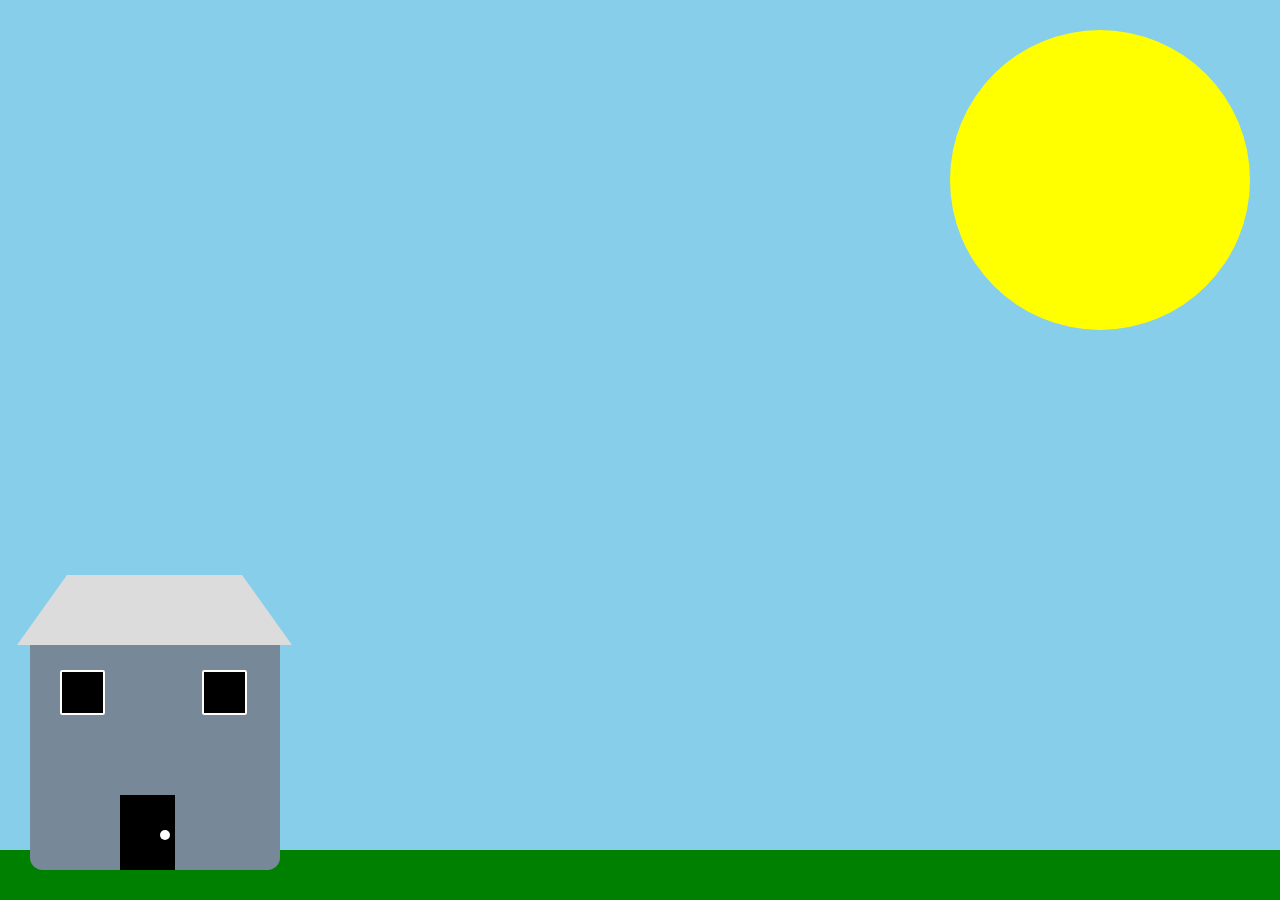
<file: art.html>
<!DOCTYPE html>
<html lang="en">
<head>
        <meta charset="UTF-8">
        <meta name="viewport" content="width=device-width, initial-scale=1.0">
        <title>Art</title>
        <link rel="stylesheet" href="css/art.css">
</head>
<body>
    <div class="sun"></div>
    <div class="square"></div>
    <div class="door"></div>
    <div class="knob"></div>
    <div class="roof"></div>
    <div class="window"></div>
    <div class="window_2"></div>
    <div class="grass"></div>
</body>
</html>
</file>
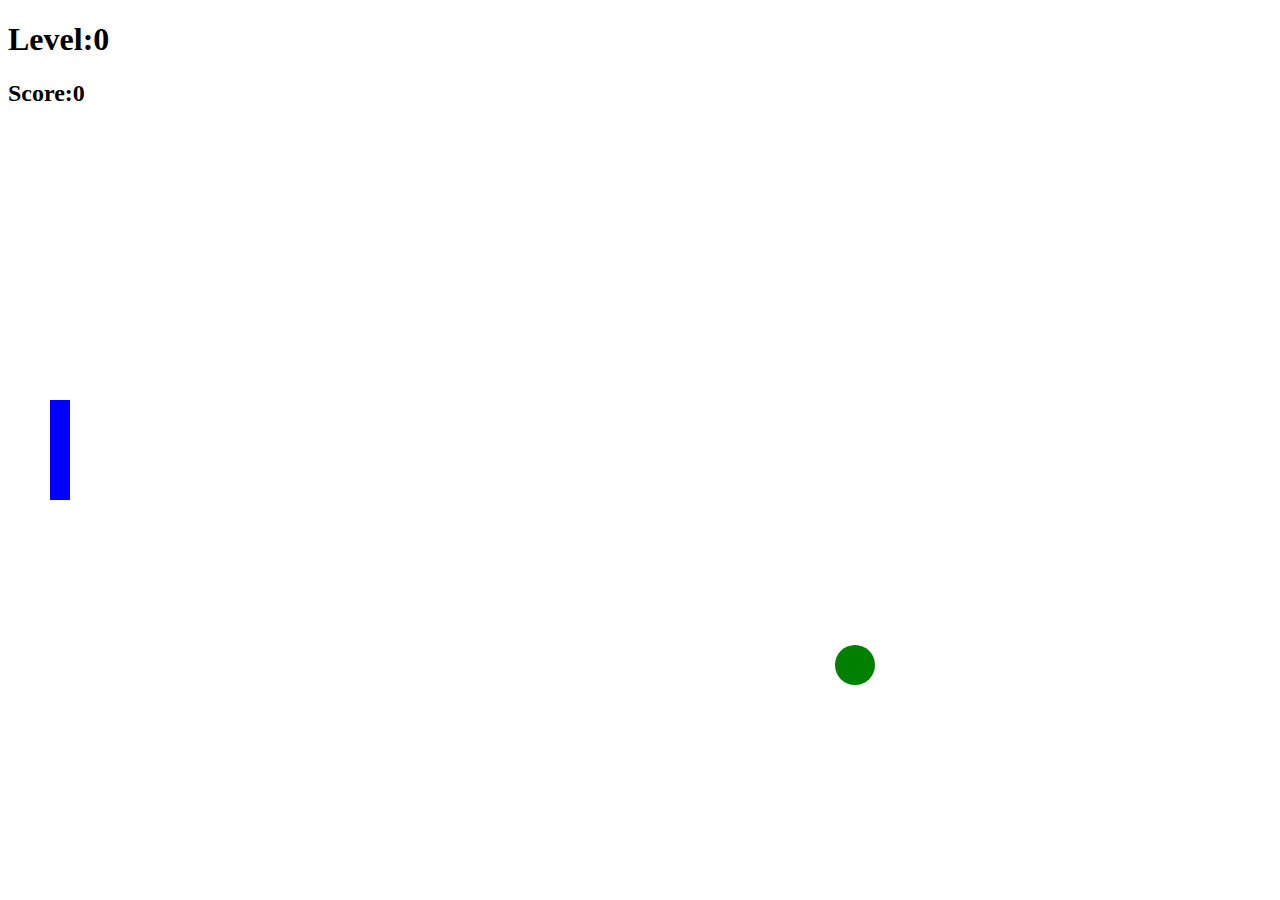
<file: ball.html>
<!DOCTYPE html>
<html lang="en">
<head>
    <meta charset="UTF-8">
    <meta name="viewport" content="width=device-width, initial-scale=1.0">
    <title>Ball</title>
    <link rel="stylesheet" href="css/ball.css">
</head>
<body>
    <script src="js/ball.js"></script>
    <div class="screen game-container" id="game-container">
        <h1 id="level" class="level">Level:0</h1>
        <h2 id="score" class="score">Score:0</h2>
    </div>
</body>
</html>
</file>
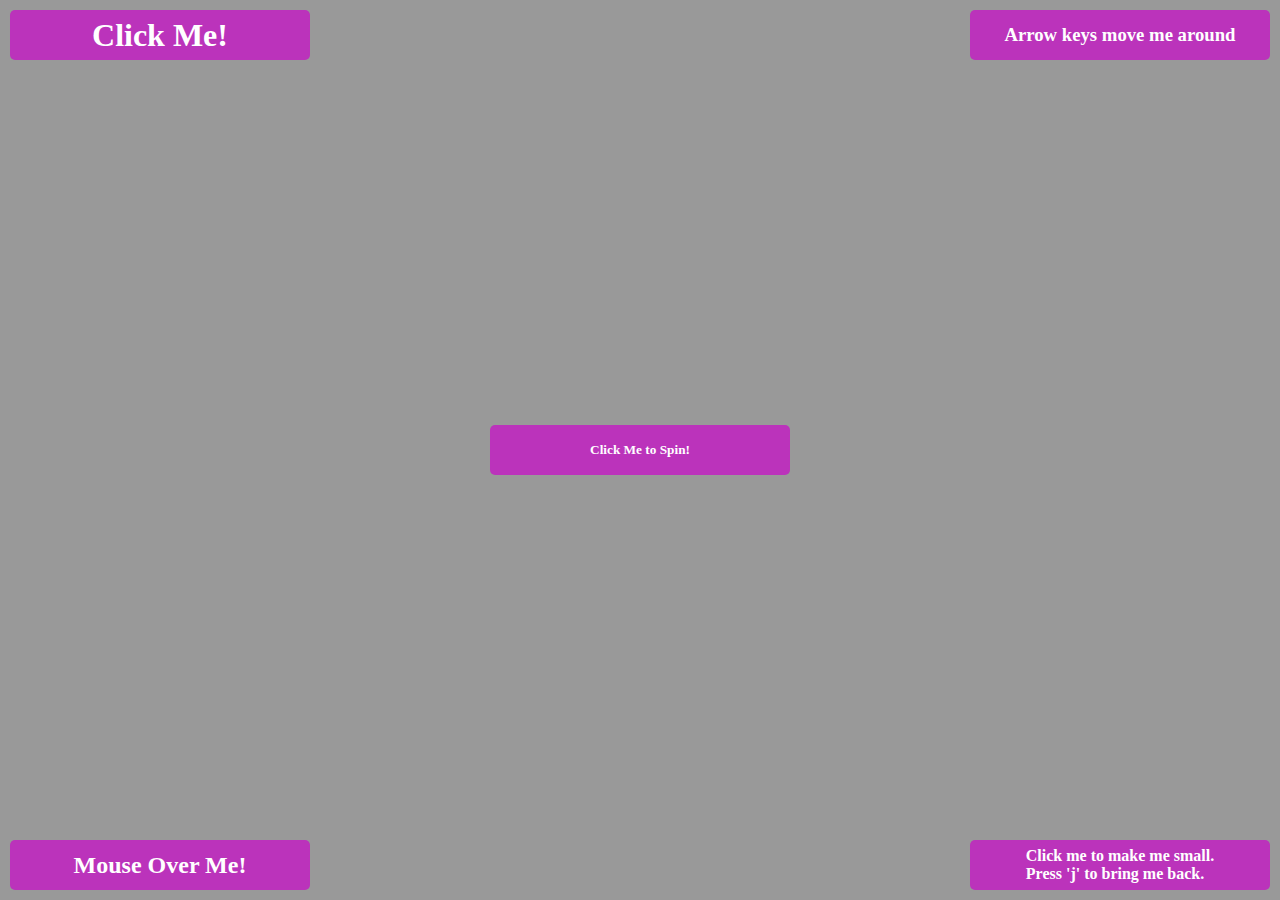
<file: event.html>
<!DOCTYPE html>
<html lang="en">
<head>
    <meta charset="UTF-8">
    <meta name="viewport" content="width=device-width, initial-scale=1.0">
    <title>Events</title>
    <link rel="stylesheet" href="css/event.css">
</head>
<body>
     <div class="box" id="element1">
        <h1>Click Me!</h1>
     </div>

     <div class="box" id="element2">
        <h2>Mouse Over Me!</h2>
     </div>

     <div class="box" id="element3">
        <h3>Arrow keys move me around</h3>
    </div>

    <div class="box" id="element4">
        <h4>Click me to make me small. <br> Press 'j' to bring me back.
        </h4>
    </div>

    <div class="box" id="element5">
        <h5>Click Me to Spin!</h5>
    </div>
    <script src="js/event.js"></script>
</body>
</html>
</file>
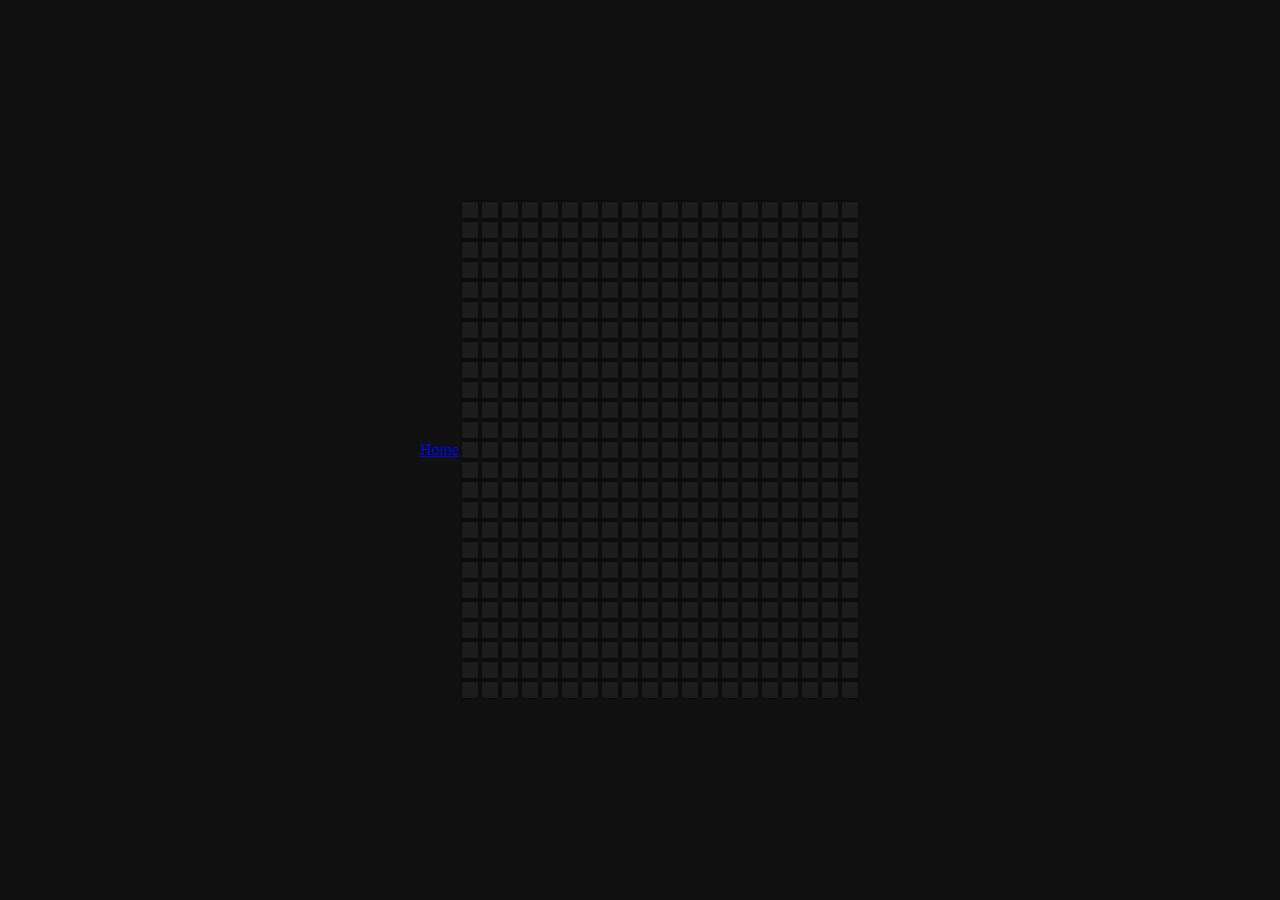
<file: hoverboard.html>
<!DOCTYPE html>
<html lang="en">
<head>
    <meta charset="UTF-8">
    <meta name="viewport" content="width=device-width, initial-scale=1.0">
    <title>Hoverboard</title>
    <link rel="stylesheet" href="css/hoverboard.css">
</head>
<body>
    <a href="index.html" class=home-btn>Home</a>
    <div class="container" id="container"></div>
    <script src="js/hoverboard.js"></script>
</body>
</html>
</file>
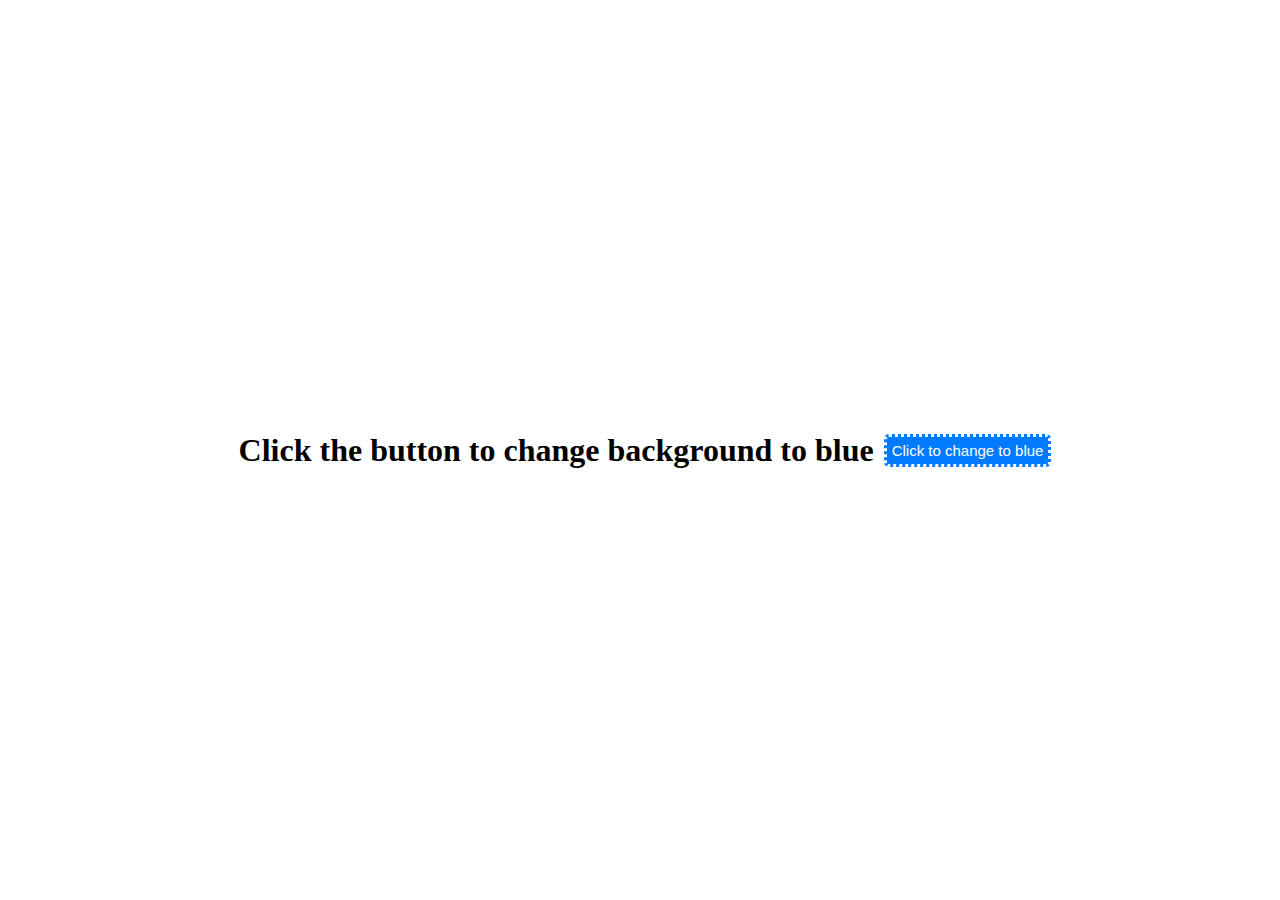
<file: interactive.html>
<!DOCTYPE html>
<html lang="en">
<head>
    <meta charset="UTF-8">
    <meta name="viewport" content="width=device-width, initial-scale=1.0">
    <title>Interactive</title>
    <link rel="stylesheet" href="css/interactive.css"
</head>
<body
    <div class="container">
        <h1>Click the button to change background to blue</h1>
        <button onclick="changeBackground()">Click to change to blue</button>
    </div>
    <script src="js/interactive.js"></script>
</body>
</html>
</file>
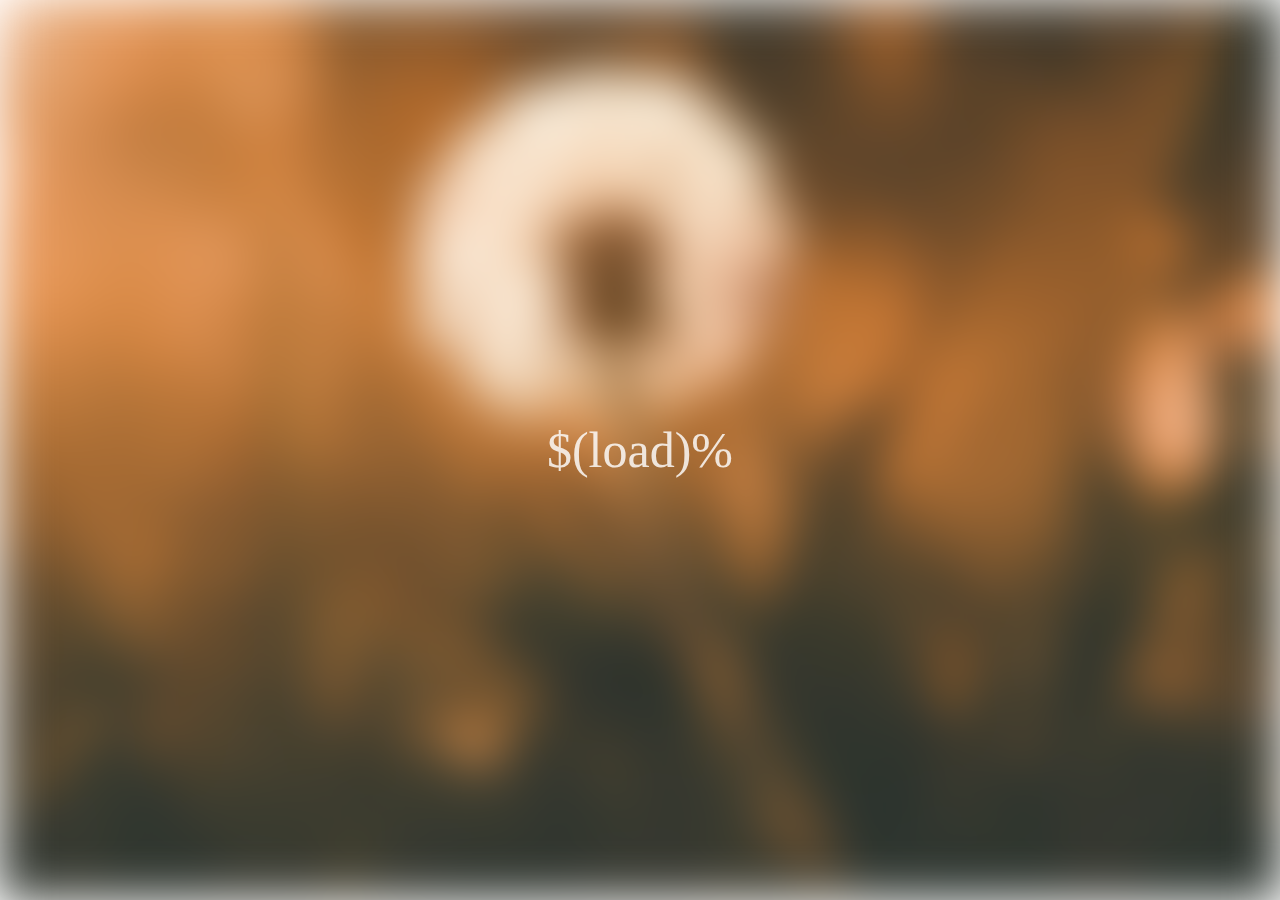
<file: loading.html>
<!DOCTYPE html>
<html lang="en">
    <head>
        <title>Loading</title>
        <link rel ="stylesheet" href="css/loading.css">
    </head>

    <body>
        <div class= "bg"></div>
        <div class="loading-text">0%</div>
    </body>

    <script src="js/loading.js"></script>
</html>
</file>
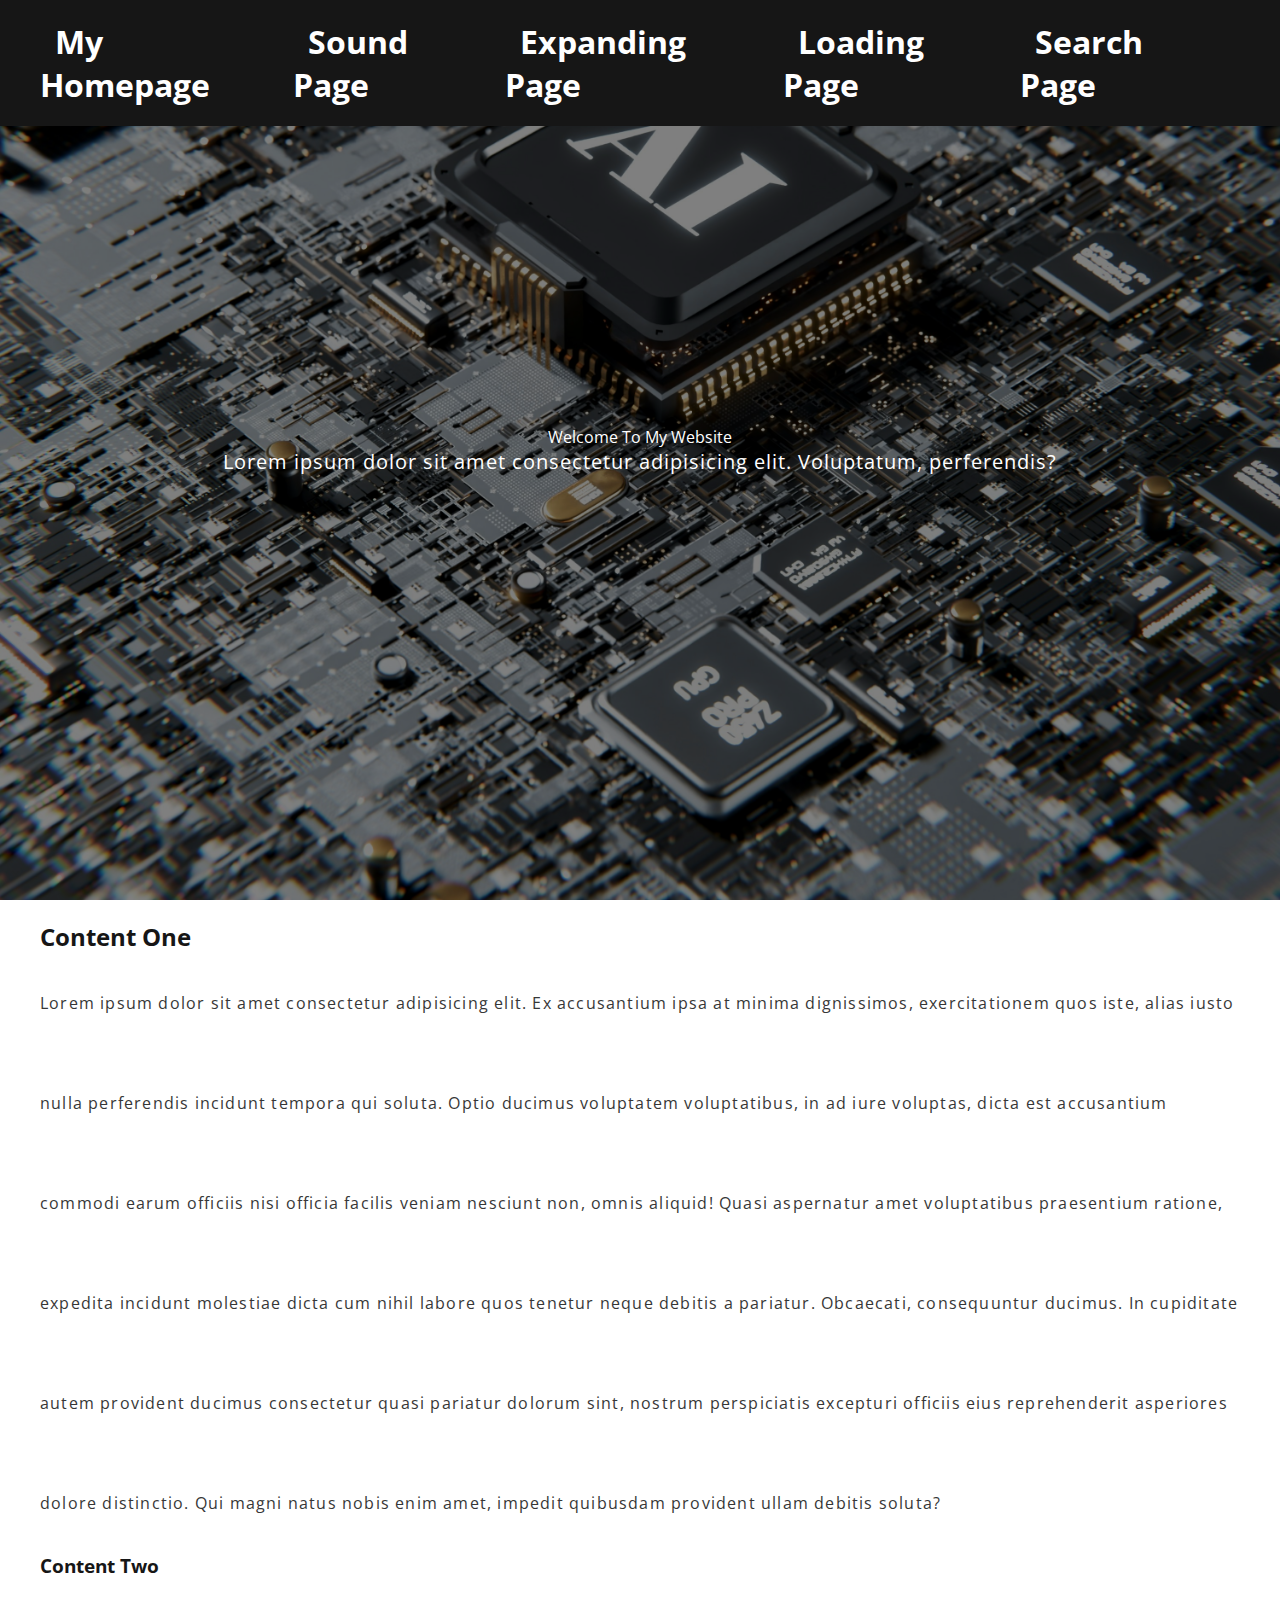
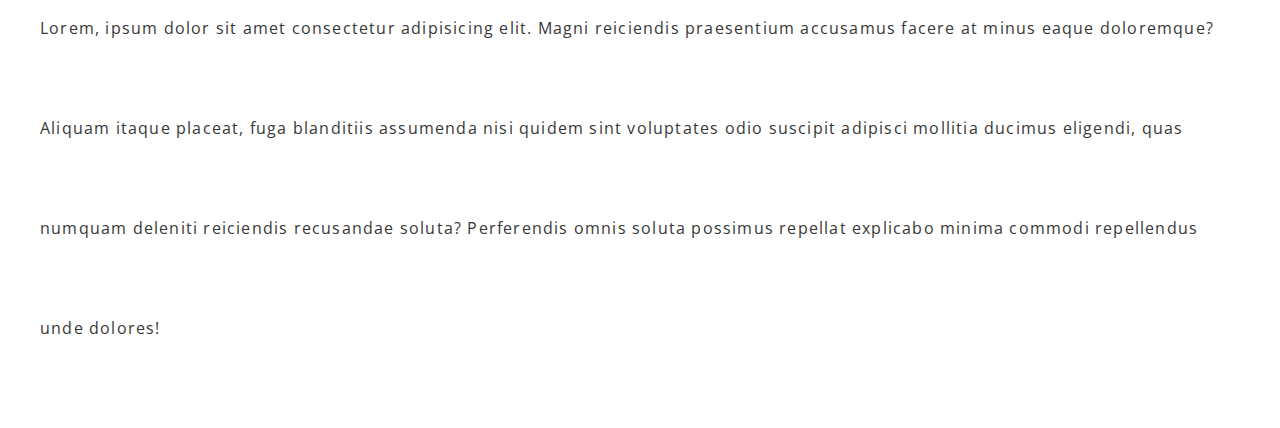
<file: nav.html>
<!DOCTYPE html>
<html lang="en">
    <head>
        <meta charset="UTF-8">
        <meta name="viewport" content="width=device-width, initial-scale=1.0">
        <title>Navigation</title>
        <link rel="stylesheet" href="css/nav.css"
</head>
<body>
    <nav class="nav">
        <div class="container">
            <h1 class="logo"><a href="index.html">My Homepage</a><h1>
            <ul>
                <li><a href="sound.html">Sound Page</a></li>
                <li><a href="expanding.html">Expanding Page</a></li>
                <li><a href="loading.html">Loading Page</a></li>
                <li><a href="search.html">Search Page</a></li>
            </ul>
        </div>
    </nav>
        <div class="hero">
            <div class="container"
                <h1>Welcome To My Website</h1>
                <p>Lorem ipsum dolor sit amet consectetur adipisicing elit. Voluptatum, perferendis?</p>
             </div>
        </div>

        <section class="container content">
            <h2>Content One</h2>
        <p>Lorem ipsum dolor sit amet consectetur adipisicing elit. Ex accusantium ipsa at minima dignissimos, exercitationem quos iste, alias iusto nulla perferendis incidunt tempora qui soluta. Optio ducimus voluptatem voluptatibus, in ad iure voluptas, dicta est accusantium commodi earum officiis nisi officia facilis veniam nesciunt non, omnis aliquid! Quasi aspernatur amet voluptatibus praesentium ratione, expedita incidunt molestiae dicta cum nihil labore quos tenetur neque debitis a pariatur. Obcaecati, consequuntur ducimus. In cupiditate autem provident ducimus consectetur quasi pariatur dolorum sint, nostrum perspiciatis excepturi officiis eius reprehenderit asperiores dolore distinctio. Qui magni natus nobis enim amet, impedit quibusdam provident ullam debitis soluta?</p>

        <h3>Content Two</h3>
        <p>Lorem, ipsum dolor sit amet consectetur adipisicing elit. Magni reiciendis praesentium accusamus facere at minus eaque doloremque? Aliquam itaque placeat, fuga blanditiis assumenda nisi quidem sint voluptates odio suscipit adipisci mollitia ducimus eligendi, quas numquam deleniti reiciendis recusandae soluta? Perferendis omnis soluta possimus repellat explicabo minima commodi repellendus unde dolores!</p>
        </section>
        <script src="js/nav.js"></script>
</body>
</html>
</file>
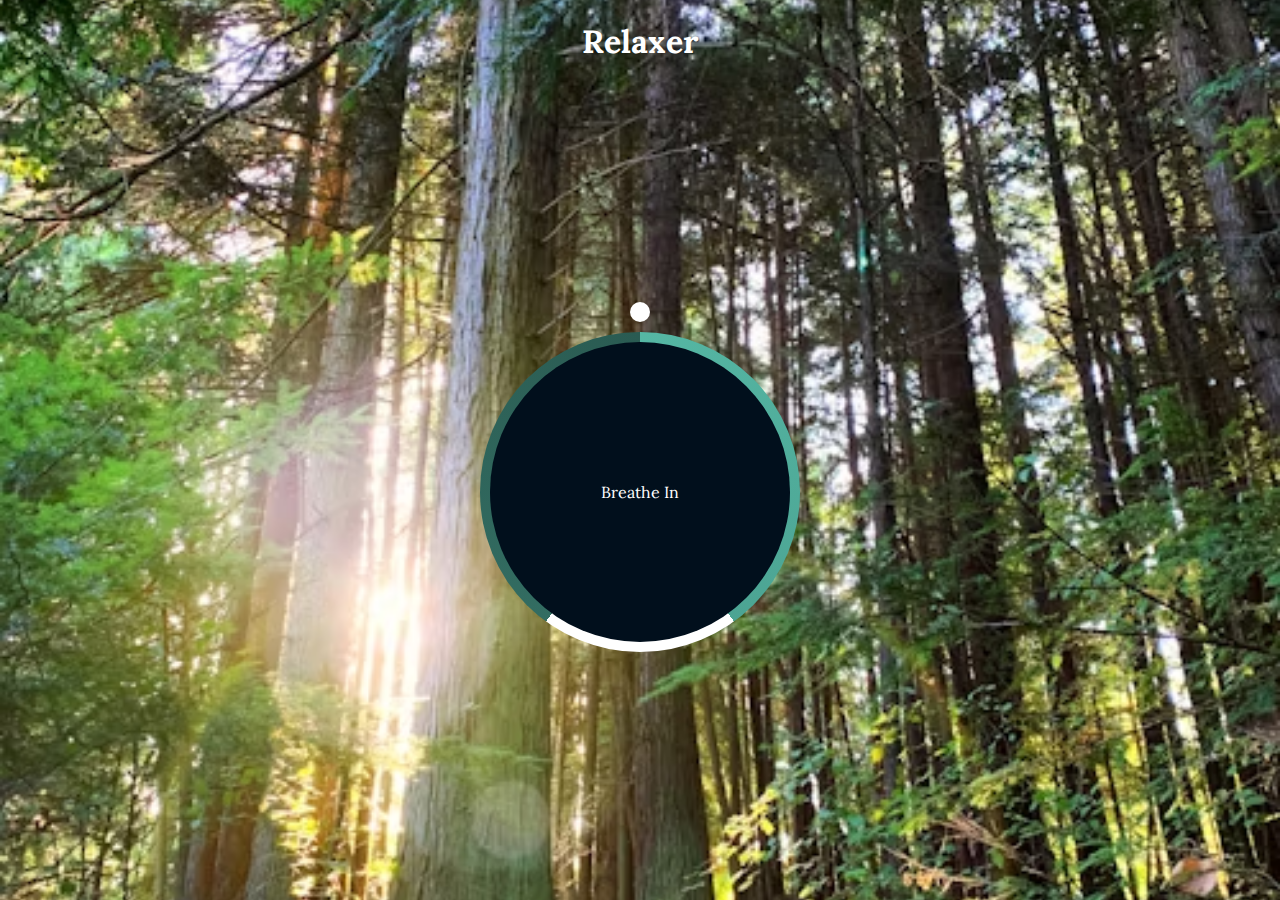
<file: relaxer.html>
<!DOCTYPE html>
<html lang="en">
    <head>
        <meta charset="UTF-8">
        <meta name="viewport" content="width=device-width, initial-scale=1.0">
        <title>Relaxer</title>
        <link rel="stylesheet" href="css/relaxer.css">
</head>
<body>
    <h1>Relaxer</h1>

    <div class="container" id="container">
        <div class="circle"></div>

        <p id="text">Breath In</p>

        <div class="pointer-container">
            <span class="pointer"></span>
        </div>

        <div class="gradient-circle"></div>
    </div>
    <script src="js/relaxer.js"></script>
</body>
</html>
</file>
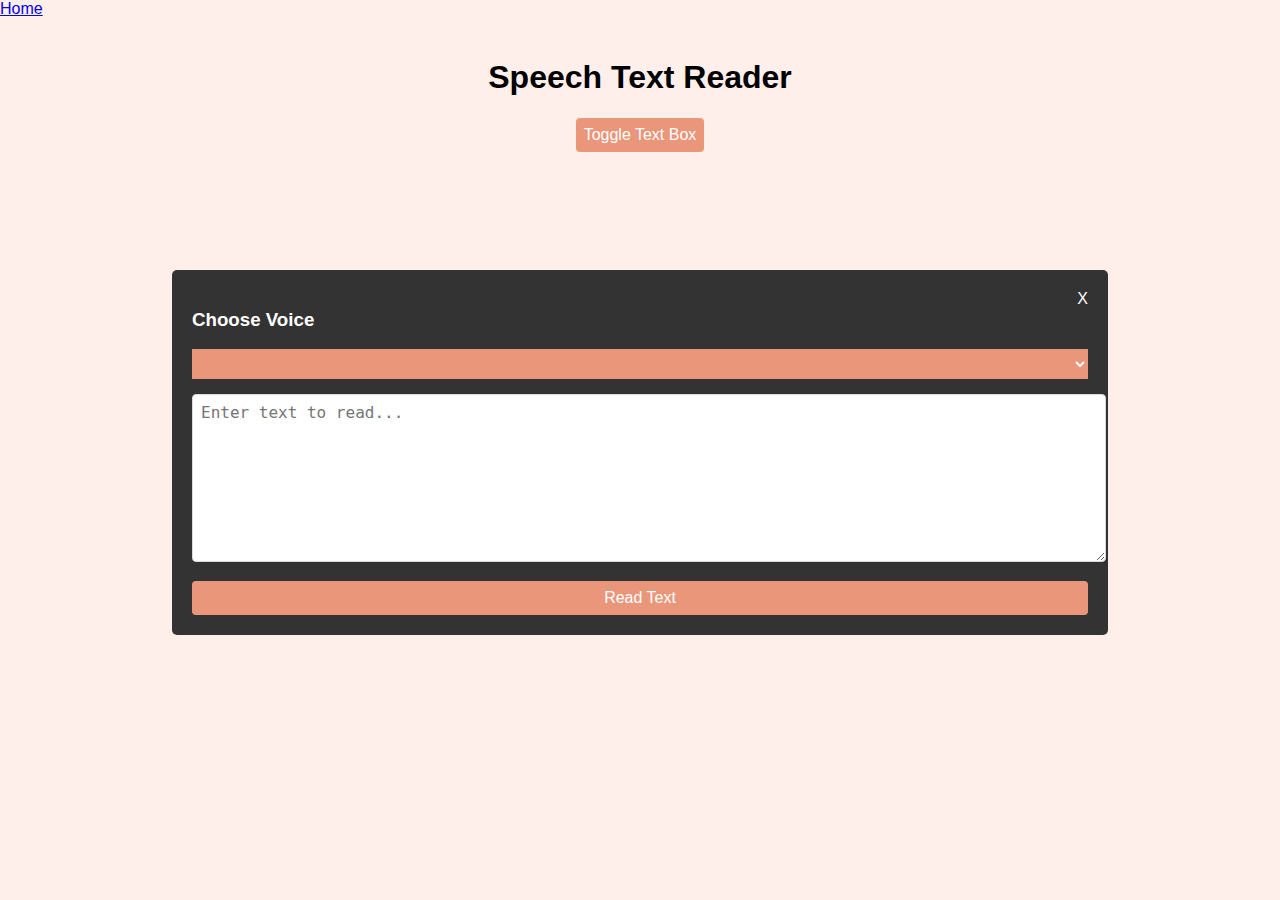
<file: speech.html>
<!DOCTYPE html>
<html lang="en">
    <head>
        <meta charset="UTF-8">
        <meta name="viewport" content="width=device-width, initial-scale=1.0">
        <title>Speech</title>
        <link rel="stylesheet" href="css/speech.css">
</head>
<body>
    <a href="index.html" class=home-btn>Home</a>
    <div class="container">
        <h1>Speech Text Reader</h1>
        <button id="toggle" class="btn btn-toggle">
            Toggle Text Box
        </button>
        <div id="text-box" class="text-box">
            <div id="close" class="close">X</div>
            <h3>Choose Voice</h3>
            <select id="voices"></select>
            <textarea id="text" placeholder="Enter text to read..."></textarea>
            <button class ="btn" id="read">Read Text</button>
        </div>
        <main></main>
    </div>
    <script src="js/speech.js"></script>
</body>
</html>
</file>
<file: css/art.css>
* {
    box-sizing: border-box;
    margin: 0;
    padding: 0;
}


body {
    display: flex;
    height: 100vh;
    align-items: center;
    justify-content: center;
    margin: 0;
    background-color: skyblue;
}

.sun {
    height: 300px;
    width: 300px;
    background-color: yellow;
    border-radius: 50%;
    position: absolute;
    top: 30px;
    right: 30px;
}

.square {
    height: 250px;
    width: 250px;
    background-color: lightslategrey;
    border-radius: 5%;
    position: absolute;
    bottom: 30px;
    left: 30px;
}

.door {
    height: 75px;
    width: 55px;
    background-color: black;
    border radius: 5%;
    position: absolute;
    bottom: 30px;
    left: 120px;
    z-index: 1;
}

.knob {
    height: 10px;
    width: 10px;
    background-color: white;
    border-radius: 50%;
    position: absolute;
    bottom: 60px;
    left: 160px;
    z-index: 2;
}

.roof {
    height: 200px;
    width: 275px;
    border-left: 50px solid transparent;
    border-right: 50px solid transparent;
    border-bottom: 70px solid gainsboro;
    position: absolute;
    bottom: 255px;
    left: 17px;
}

.window {
        height: 45px;
        width: 45px;
        border: 2px solid white;
        background-color: black;
        border-radius: 5%;
        position: absolute;
        bottom: 185px;
        left: 202px;
        z-index: 1;
}

.window_2 {
    height: 45px;
    width: 45px;
    border: 2px solid white;
    background-color: black;
    border-radius: 5%;
    position: absolute;
    bottom: 185px;
    left: 60px;
    z-index: 1;
}
.grass {
    width: 100%;
    height: 50px;
    background-color: green;
    position: absolute;
    bottom: 0px;
    z-index: -1;
}
</file>
<file: css/ball.css>
c
</file>
<file: css/event.css>
* {
    box-sizing: border-box;
}

body {
    display: flex;
    height: 100vh;
    justify-content: center;
    align-items: center;
    margin: 0;
    background-color: #999999;
}

.box {
    background-color: #BB33BB;
    color: white;
    width: 300px;
    height: 50px;
    padding: 10px;
    margin: 10px;
    display: flex;
    justify-content: center;
    align-items: center;
    border-radius: 5px;
}

#element1 {
    position: absolute;
    top: 0px;
    left: 0px;
}

#element2 {
    position: absolute;
    bottom: 0px;
    left: 0px;
}

#element3 {
    position: absolute;
    top: 0px;
    right: 0px;
}

#element4 {
    position: absolute;
    bottom: 0px;
    right: 0px;
}

@keyframes spin {
    from {
        transform: rotate(0deg)
    }
    to {
        transform: rotate(360deg)
    }
}

#element5 {
    animation: spin .3s linear infinite;
    animation-play-state: paused;
}
</file>
<file: css/hoverboard.css>
* {
    box-sizing: border-box;
}

body {
    background-color: #111;
    display: flex;
    align-items: center;
    justify-content: center;
    height: 100vh;
    margin: 0;
}

.container {
    display: flex;
    align-items: center;
    justify-content: center;
    flex-wrap: wrap;
    max-width: 400px;
}

.square {
    background-color: #1d1d1d;
    box-shadow: 0 0 2px #000;
    height: 16px;
    width: 16px;
    margin: 2px;
    transition: 2s ease;
}

.square:hover {
    transition-duration: 0s;
}
</file>
<file: css/interactive.css>
* {
    box-sizing: border-box;
}

body {
    text-align: center;
    margin: 0;
    padding: 0;
    display: flex;
    justify-content: center;
    align-items: center;
    height: 100vh;
}

.container {
    padding: 20px;
    border-radius: 10px;
}

button {
    position: relative;
    left: 10px;
    padding: 5px;
    font-size: 15px;
    border: dotted;
    cursor: pointer;
    background-color: #007bff;
    color: white;
    border-radius: 5px;
    transition: 0.3s;
}
</file>
<file: css/loading.css>
body {
    height: 100vh;
    display: flex;
    align-items: center;
    justify-content: center;
    margin: 0;
}

.loading-text {
    font-size: 50px;
    color: white;
    opacity: 1;
}

.bg {
    height: 100vh;
    width: 100vw;
    position: absolute;
    z-index: -1;
    background-image: url("images/dandelions.jpg");
    background-position: center;
    background-size: cover;
    background-repeat: no-repeat;
    filter: blur(50px);
    filter: blur(50px);
}
</file>
<file: css/nav.css>
@import url('https://fonts.googleapis.com/css2?family=Open+Sans:ital,wght@0,300..800;1,300..800&family=Poppins:ital,wght@0,100;0,200;0,300;0,400;0,500;0,600;0,700;0,800;0,900;1,100;1,200;1,300;1,400;1,500;1,600;1,700;1,800;1,900&display=swap');

* {
    box-sizing: border-box;
    margin: 0;
    padding: 0;
}

body {
    font-family: 'Open Sans', sans-serif;
    color: rgb(22,22,22);
    padding-bottom: 50px;
}

.container {
    max-width: 1200px;
    margin: 0 auto;
}

.nav {
    position: fixed;
    background-color: rgb(22,22,22);
    top: 0;
    left: 0;
    right: 0;
}

.nav .container {
    display: flex;
    justify-content: space-between;
    align-items: center;
    padding: 20px 0;
}

.nav ul {
    display: flex;
    list-style-type: none;
    align-items: center;
    justify-content: center;
}

.nav a {
    color: white;
    padding: 7px 15px;
    text-decoration: none;
}

.nav.active {
    background-color: white;
}

.nav.active a {
    color: black;
}

.nav.active .container {
    padding: 10px 0;
}

.nav a.current, .nav a:hover {
    color: #c0392b;
    font-weight: bold;
}

.hero {
    position: relative;
    background-image: url("images/ai.jpg");
    background-repeat: no-repeat;
    background-size: cover;
    background-position: bottom center;
    height: 100vh;
    display: flex;
    justify-content: center;
    align-items: center;
    text-align: center;
    margin-bottom: 20px;
    color: white;
    z-index: -2;
}


.hero::before {
    content: ' ';
    position: absolute;
    top: 0;
    left: 0;
    width: 100%;
    height: 100%;
    background-color: rgb(0,0,0,0.5);
    z-index: -1;
}

.hero h1 {
    font-size: 46px;
    margin: -20px 0 20px;
    z-index: 100;
}

.hero p {
    font-size: 20px;
    letter-spacing: 1px;
}

.content h2, .content h3 {
    font-size: 150%
    margin: 20px 0;
}

.content p {
    color: rgb(55,55,55);
    line-height: 100px;
    letter-spacing: 1.2px;
}
</file>
<file: css/relaxer.css>
@import url('https://fonts.googleapis.com/css2?family=Lora:ital,wght@0,400..700;1,400..700&display=swap');

* {
    box-sizing: border-box;
}

body {
    background: #224941 url('../images/air.avif') no-repeat center center/cover;
    color: white;
    font-family: 'Lora', sans-serif;
    min-height: 100vh;
    display: flex;
    flex-direction: column;
    align-items: center;
    margin: 0;
}

.container {
    display: flex;
    align-items: center;
    justify-content: center;
    margin: auto;
    height: 300px;
    width: 300px;
    position: relative;
}

.circle {
    background-color: #010f1c;
    height: 100%;
    width: 100%;
    position: absolute;
    top: 0;
    left: 0;
    z-index: -1;
    border-radius: 50%;
}

.gradient-circle {
    background: conic-gradient(
        #55b7a4 0%,
        #4ca493 40%,
        #ffffff 40%,
        #ffffff 60%,
        #336d62 60%,
        #2a5b52 100%
    );
    height: 320px;
    width: 320px;
    z-index: -2;
    border-radius: 50%;
    position: absolute;
    top: -10;
    left: 10;
}


.pointer {
    background-color: white;
    height: 20px;
    width: 20px;
    border-radius: 50%;
    display: block;
}

.pointer-container {
    position: absolute;
    top: -40px;
    left: 140px;
    width: 20px;
    height: 190px;
    animation: rotate 7.5s linear infinite;
    transform-origin: bottom center;
}

@keyframes rotate {
    from {
        transform: rotate(0deg);
    }
    to {
        transform: rotate(360deg);
    }
}

.container.grow {
    animation: grow 3s linear forwards;
}

@keyframes grow {
    from {
        transform: scale(1);
    }
    to {
        transform: scale(1.2);
    }
}

.container.shrink {
    animation: shrink 3s linear forwards;
}

@keyframes shrink {
    from {
        transform: scale(1.2);
    }
    to {
        transform: scale(1);
    }
}
</file>
<file: css/speech.css>
<style>
@import url('https://fonts.googleapis.com/css2?family=Ancizar+Serif:ital,wght@0,300..900;1,300..900&family=Lora:ital,wght@0,400..700;1,400..700&display=swap');
</style>

 * {
    box-sizing: border-box;
 }

 body {
    background: #ffefea;
    font-family: 'Lato', sans-serif;
    min-height: 100vh;
    margin: 0;
 }

 h1 {
    text-align: center;
 }

 .container {
    margin: auto;
    padding: 20px;
 }

 .btn {
    cursor: pointer;
    background-color: darksalmon;
    border: 0;
    border-radius: 4px;
    color: white;
    font-size: 16px;
    padding: 8px;
 }

 .btn:active {
    transform: scale(0.98);
 }

 .btn:focus, select:focus {
    outline: 0;
 }

 .btn-toggle {
    display: block;
    margin: auto;
    margin-bottom: 20px;
 }

 .text-box {
    width: 70%;
    position: absolute;
    top: 30%;
    left: 50%;
    background-color: #333;
    color: #fff;
    padding: 20px;
    border-radius: 5px;
    transform: translate(-50%, 0);
    transition: all 1s ease-in-out;
 }

 .text-box.show {
   transform: translate(-50%, -200%);
 }

 .text-box select {
    background-color: darksalmon;
    border: 0;
    color: #fff;
    font-size: 12px;
    height: 30px;
    width: 100%;
 }

 .text-box textarea {
    border: 1px #dadada solid;
    border-radius: 4px;
    font-size: 16px;
    padding: 8px;
    margin: 15px 0;
    width: 100%;
    height: 150px;
 }

 .text-box .btn {
    width: 100%;
 }

 .text-box .close {
      float: right;
      text-align: right;
      cursor: pointer;
 }

 main {
    display: grid;
    grid-template-columns: 1fr 1fr 1fr 1fr;
    grid-gap: 10px;
 }

 .box {
    box-shadow: 0 2px 10px rgba(0,0,0,0.2);
    border-radius: 5px;
    cursor: pointer;
    display: flex;
    flex-direction: column;
    overflow: hidden;
    transition: box-shadow 0.2s ease-out;
 }

 .box.active {
   box-shadow: 0 0 10px 5px darksalmon;
 }

 .box img {
   width: 100%;
   object-fit: cover;
   height: 200px;
 }

 .box .info {
   background-color: darksalmon;
   color: #fff;
   font-size: 18px;
   letter-spacing: 1px;
   text-transform: uppercase;
   margin: 0;
   padding: 10px;
   text-align: center;
   height: 100%
 }

 @media (max-width: 1100px) {
   main {
      grid-template-columns: 1fr 1fr 1fr;
   }
 }

 @media (max-width: 760px) {
   main {
      grid-template-columns: 1fr 1fr;
   }
 }

 @media (max-width: 500px) {
   main {
      grid-template-columns: 1fr;
   }
 }
</file>
